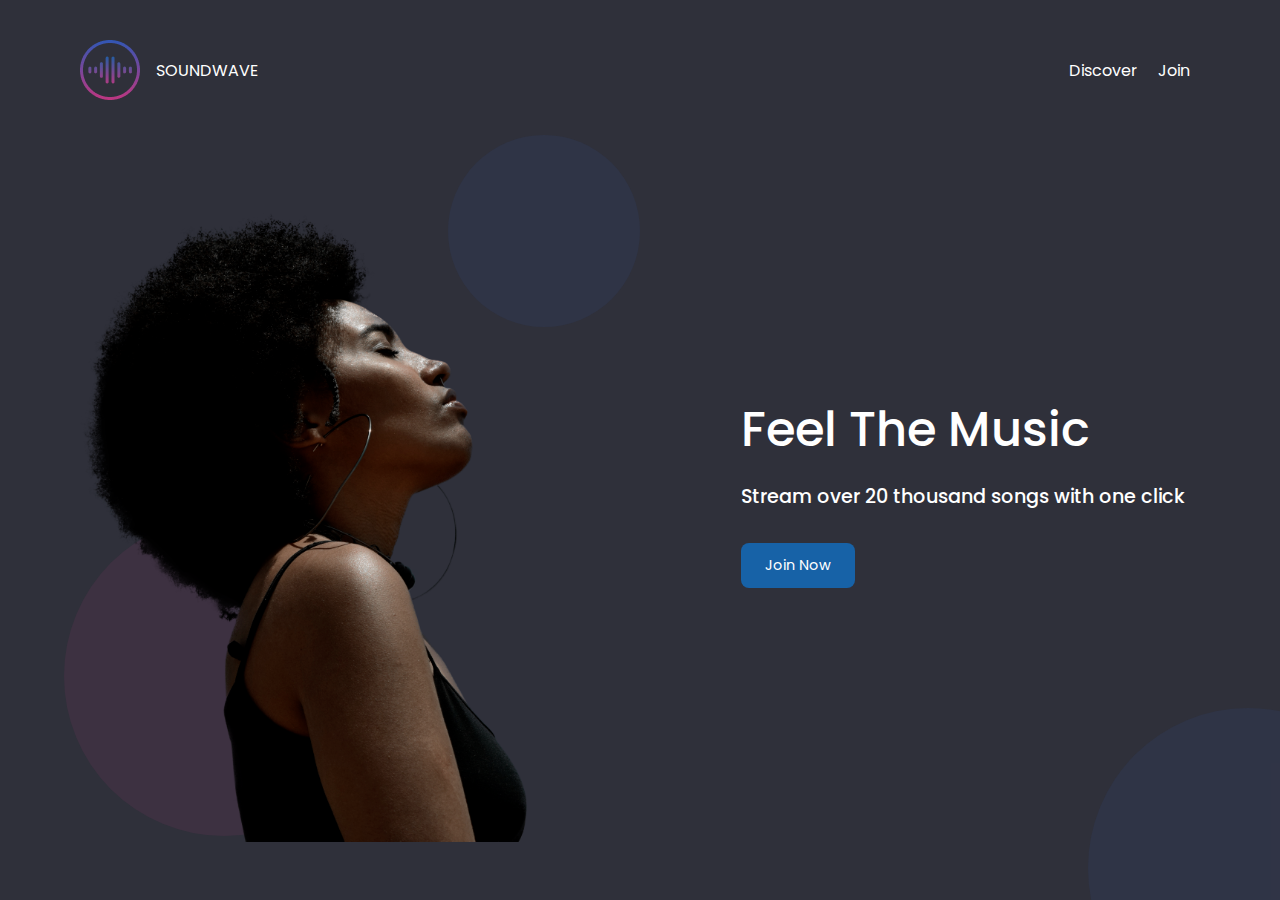
<file: index.html>
<!DOCTYPE html>
<html lang="en">
<head>
    <meta charset="UTF-8">
    <meta name="viewport" content="width=device-width, initial-scale=1.0">
    <link rel="stylesheet" href="css/style.css">
    <title>Soundwave</title>
</head>
<body class="container">
    <header class="main-header">
        <a href="/" class="brand-logo">
            <img src="img/logo.png" alt="">
            <div class="brand-logo-name">Soundwave</div>
        </a>
        <nav class="main-nav">
            <ul>
                <li><a href="discover.html">Discover</a></li>
                <li><a href="join.html">Join</a></li>
            </ul>
        </nav>
    </header>
    <section class="home-main-section">
        <div class="img-wrapper">
            <div class="lady-image"></div>
        </div>
        <div class="call-to-action  ">
            <h1 class="title">Feel The Music</h1>
            <span class="subtitle">Stream over 20 thousand songs with one click</span>
            <a href="join.html" class="btn">Join Now</a>
        </div>
    </section>
    <div class="home-page-circle-1"></div>
    <div class="home-page-circle-2"></div>
    <div class="home-page-circle-3"></div>
    <div></div>
    <div></div>
</body>
</html>
</file>
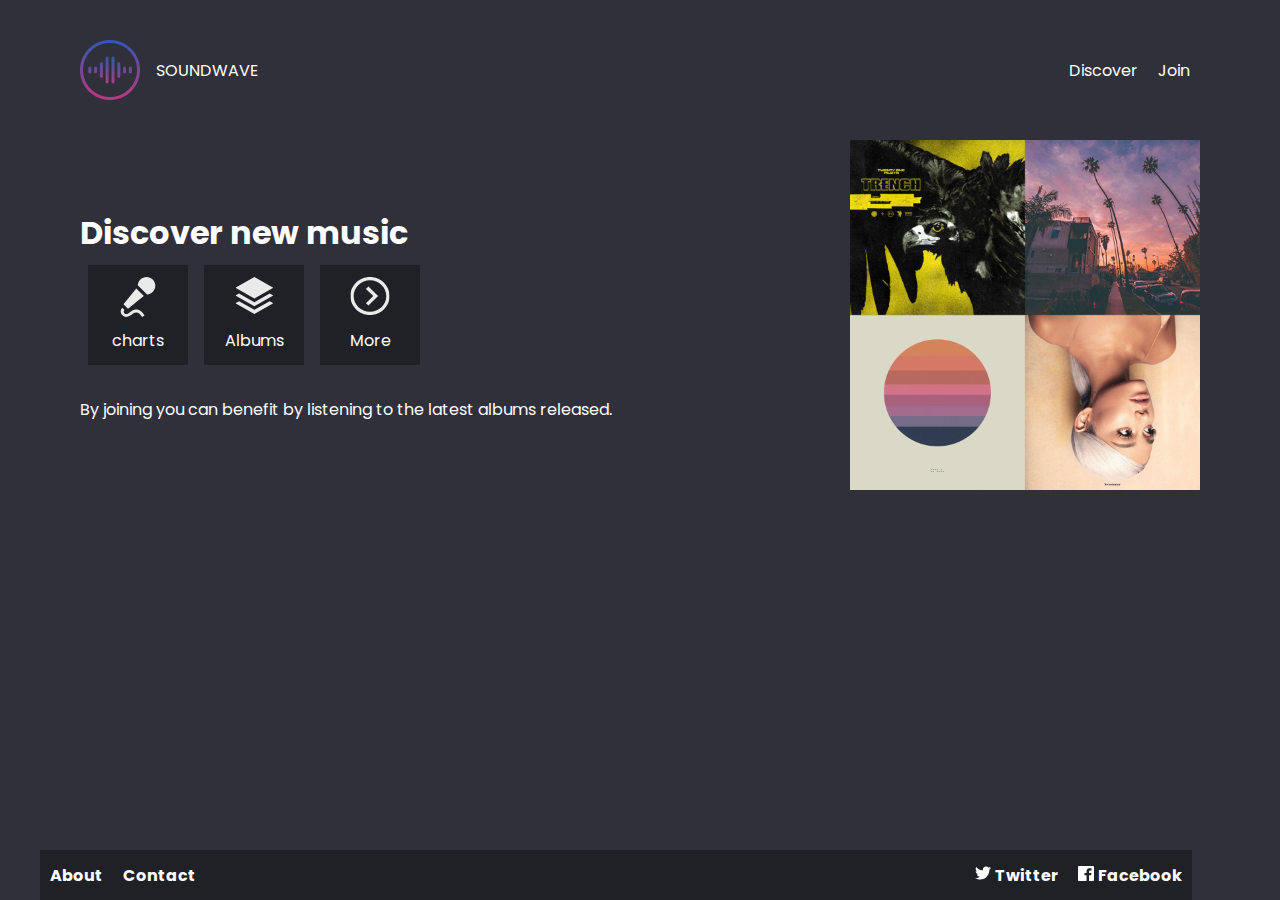
<file: discover.html>
<!DOCTYPE html>
<html lang="en">

<head>
    <meta charset="UTF-8">
    <meta name="viewport" content="width=device-width, initial-scale=1.0">
    <link rel="stylesheet" href="css/style.css">
    <title>Soundwave</title>
</head>

<body class="full-height-grow">
    <div class="container full-height-grow">
        <header class="main-header">
            <a href="/" class="brand-logo">
                <img src="img/logo.png" alt="">
                <div class="brand-logo-name">Soundwave</div>
            </a>
            <nav class="main-nav">
                <ul>
                    <li><a href="discover.html">Discover</a></li>
                    <li><a href="join.html">Join</a></li>
                </ul>
            </nav>
        </header>
        <section class="discover-main-section">
            <div class="call-to-action">
                <h1 class="title">Discover new music</h1>
                <div class="icon-section">
                    <div class="icon">
                        <img src="img/microphone.svg" alt="">charts
                    </div>
                    <div class="icon">
                        <img src="img/albums.svg" alt="">Albums
                    </div>
                    <div class="icon">
                        <img src="img/more.svg" alt="">More
                    </div>
                </div>
                By joining you can benefit by listening to the latest albums released.
            </div>
            <img class="covers-image" src="img/covers.jpg">
        </section>
    </div>
    <footer class="main-footer">
        <nav class="footer-nav">
            <ul>
                <li><a href="#" class="social-link">About</a></li>
                <li><a href="#" class="social-link">Contact</a></li>
            </ul>
        </nav>
        <nav class="footer-nav">
            <ul>
                <li><a href="#" class="social-link">
                        <img src="img/twitter.svg" alt="">Twitter
                    </a></li>
                <li><a href="#" class="social-link">
                        <img src="img/facebook.svg" alt="">Facebook
                    </a></li>
            </ul>
        </nav>
    </footer>
</body>

</html>
</file>
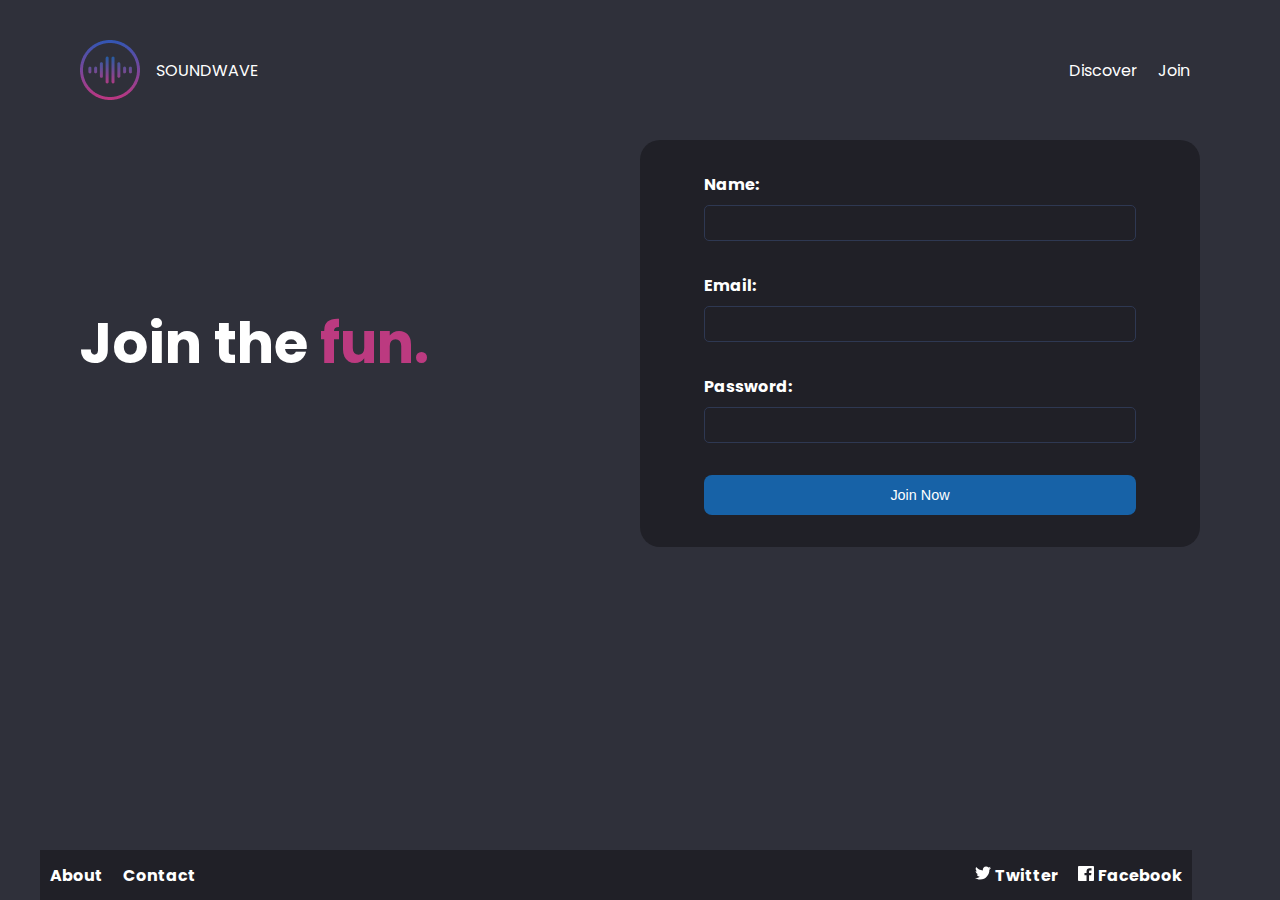
<file: join.html>
<!DOCTYPE html>
<html lang="en">

<head>
    <meta charset="UTF-8">
    <meta name="viewport" content="width=device-width, initial-scale=1.0">
    <link rel="stylesheet" href="css/style.css">
    <title>Soundwave</title>
</head>

<body class="full-height-grow">
    <div class="container full-height-grow">
        <header class="main-header">
            <a href="/" class="brand-logo">
                <img src="img/logo.png" alt="">
                <div class="brand-logo-name">Soundwave </div>
            </a>
            <nav class="main-nav">
                <ul>
                    <li><a href="discover.html">Discover</a></li>
                    <li><a href="join.html">Join</a></li>
                </ul>
            </nav>
        </header>
        <section class="join-main-section">
            <h1 class="join-text">Join the <span class="accent-text">fun.</span></h1>
            <form class="join-form">
                <div class="input-group">
                    <label>Name:</label>
                    <input type="text">
                </div>
                <div class="input-group">
                    <label>Email:</label>
                    <input type="email">
                </div>
                <div class="input-group">
                    <label>Password:</label>
                    <input type="password">
                </div>
                <div class="input-group">
                    <button type="submit" class="btn">
                        Join Now
                    </button>
                </div>
            </form>
        </section>
    </div>
    <footer class="main-footer">
        <nav class="footer-nav">
            <ul>
                <li><a href="#" class="social-link">About</a></li>
                <li><a href="#" class="social-link">Contact</a></li>
            </ul>
        </nav>
        <nav class="footer-nav">
            <ul>
                <li><a href="#" class="social-link">
                        <img src="img/twitter.svg" alt="">Twitter
                    </a></li>
                <li><a href="#" class="social-link">
                        <img src="img/facebook.svg" alt="">Facebook
                    </a></li>
            </ul>
        </nav>
    </footer>
</body>

</html>
</file>
<file: css/style.css>
@import url("https://fonts.googleapis.com/css?family=Poppins:400,500,700");
*,
*::before,
*::after {
  padding: 0;
  margin: 0;
  -webkit-box-sizing: border-box;
          box-sizing: border-box;
}

.home-main-section {
  display: -webkit-box;
  display: -ms-flexbox;
  display: flex;
  -webkit-box-align: stretch;
      -ms-flex-align: stretch;
          align-items: stretch;
  -webkit-box-pack: justify;
      -ms-flex-pack: justify;
          justify-content: space-between;
  -webkit-box-flex: 1;
      -ms-flex-positive: 1;
          flex-grow: 1;
}

.home-main-section .img-wrapper {
  -webkit-box-flex: 1;
      -ms-flex-positive: 1;
          flex-grow: 1;
  -webkit-box-orient: vertical;
  -webkit-box-direction: normal;
      -ms-flex-direction: column;
          flex-direction: column;
  display: -webkit-box;
  display: -ms-flexbox;
  display: flex;
  -webkit-box-align: stretch;
      -ms-flex-align: stretch;
          align-items: stretch;
  -webkit-box-pack: end;
      -ms-flex-pack: end;
          justify-content: flex-end;
  height: 78vh;
}

.home-main-section .img-wrapper .lady-image {
  background-image: url(/img/landing-page-girl.png);
  -webkit-box-flex: 1;
      -ms-flex-positive: 1;
          flex-grow: 1;
  max-height: 70vh;
  min-width: 30vw;
  background-size: contain;
  background-repeat: no-repeat;
  background-position: bottom left;
}

.home-main-section .call-to-action {
  display: -webkit-box;
  display: -ms-flexbox;
  display: flex;
  -webkit-box-orient: vertical;
  -webkit-box-direction: normal;
      -ms-flex-direction: column;
          flex-direction: column;
  -webkit-box-align: start;
      -ms-flex-align: start;
          align-items: flex-start;
  margin: 1rem;
  -ms-flex-item-align: center;
      align-self: center;
}

.home-page-circle-1 {
  position: absolute;
  height: 25vw;
  width: 25vw;
  border-radius: 50%;
  background-color: rgba(188, 58, 128, 0.1);
  bottom: 5vw;
  left: 5vw;
  z-index: -1;
}

.home-page-circle-2 {
  position: absolute;
  height: 15vw;
  width: 15vw;
  border-radius: 50%;
  background-color: rgba(52, 87, 178, 0.1);
  top: 15vh;
  left: 35vw;
  z-index: -1;
}

.home-page-circle-3 {
  position: absolute;
  height: 25vw;
  width: 25vw;
  bottom: 0;
  right: 0;
  z-index: -1;
  overflow: hidden;
}

.home-page-circle-3::before {
  content: '';
  -webkit-transform: translate(40%, 40%);
          transform: translate(40%, 40%);
  position: absolute;
  height: 100%;
  width: 100%;
  border-radius: 50%;
  background-color: rgba(52, 87, 178, 0.1);
}

@media (max-width: 900px) {
  .home-main-section {
    -webkit-box-pack: center;
        -ms-flex-pack: center;
            justify-content: center;
  }
  .home-main-section .img-wrapper {
    display: none;
  }
}

.container {
  max-width: 1200px;
  margin: 0 auto;
  padding: 0 40px;
  -webkit-box-flex: 1;
      -ms-flex-positive: 1;
          flex-grow: 1;
}

.discover-main-section {
  display: -webkit-box;
  display: -ms-flexbox;
  display: flex;
  -webkit-box-align: center;
      -ms-flex-align: center;
          align-items: center;
  -webkit-box-pack: justify;
      -ms-flex-pack: justify;
          justify-content: space-between;
  -webkit-box-flex: 1;
      -ms-flex-positive: 1;
          flex-grow: 1;
}

.discover-main-section .covers-image {
  width: 30vw;
  margin-left: 2rem;
  height: auto;
  max-width: 350px;
}

.discover-main-section .icon-section {
  display: -webkit-box;
  display: -ms-flexbox;
  display: flex;
}

.discover-main-section .icon-section .icon {
  display: -webkit-box;
  display: -ms-flexbox;
  display: flex;
  -webkit-box-orient: vertical;
  -webkit-box-direction: normal;
      -ms-flex-direction: column;
          flex-direction: column;
  -webkit-box-pack: justify;
      -ms-flex-pack: justify;
          justify-content: space-between;
  -webkit-box-align: center;
      -ms-flex-align: center;
          align-items: center;
  margin: .5rem;
  padding: .75rem;
  width: 100px;
  height: 100px;
  background-color: #202027;
  margin-bottom: 2rem;
  background-color: #202027;
  margin-bottom: 2rem;
}

.discover-main-section .icon-section .icon img {
  width: 40px;
}

@media (max-width: 800px) {
  .discover-main-section {
    -webkit-box-orient: vertical;
    -webkit-box-direction: normal;
        -ms-flex-direction: column;
            flex-direction: column;
    -webkit-box-pack: center;
        -ms-flex-pack: center;
            justify-content: center;
  }
  .discover-main-section .covers-image {
    margin-top: 2rem;
    height: 30vh;
    width: auto;
  }
}

.join-main-section {
  display: -webkit-box;
  display: -ms-flexbox;
  display: flex;
  -webkit-box-pack: justify;
      -ms-flex-pack: justify;
          justify-content: space-between;
  -webkit-box-align: center;
      -ms-flex-align: center;
          align-items: center;
  -webkit-box-flex: 1;
      -ms-flex-positive: 1;
          flex-grow: 1;
  margin-bottom: 50px;
}

.join-main-section .join-form {
  background-color: #202027;
  width: 50vw;
  max-width: 50%;
  padding: 2rem 4rem;
  border-radius: 20px;
}

.join-main-section .join-form .input-group {
  margin-bottom: 2rem;
  display: -webkit-box;
  display: -ms-flexbox;
  display: flex;
  -webkit-box-orient: vertical;
  -webkit-box-direction: normal;
      -ms-flex-direction: column;
          flex-direction: column;
}

.join-main-section .join-form .input-group:last-child {
  margin-bottom: 0;
}

.join-main-section .join-form .input-group .btn {
  color: white;
  background-color: #1762A7;
  padding: .75rem 1.5rem;
  border-radius: .5rem;
  text-decoration: none;
  font-size: .9rem;
  outline: none;
  border: none;
  cursor: pointer;
}

.join-main-section .join-form .input-group .btn:hover {
  background-color: #2180d8;
}

.join-main-section .join-form .input-group .btn:focus {
  background-color: #2796ff;
}

.join-main-section .join-form .input-group label {
  font-weight: bold;
  margin-bottom: .5rem;
}

.join-main-section .join-form .input-group input {
  outline: none;
  background: none;
  border: 1px solid #2E3852;
  font-size: 1em;
  padding: .5em;
  color: inherit;
  border-radius: 5px;
}

.join-main-section .join-form .input-group input:focus {
  border-color: #596da0;
}

.join-main-section .join-text {
  font-size: 3.5em;
  font-weight: bold;
  margin: 0;
}

.join-main-section .accent-text {
  color: #BC3A80;
}

@media (max-width: 900px) {
  .join-main-section {
    -webkit-box-orient: vertical;
    -webkit-box-direction: normal;
        -ms-flex-direction: column;
            flex-direction: column;
    -webkit-box-pack: center;
        -ms-flex-pack: center;
            justify-content: center;
  }
  .join-main-section .join-form {
    width: 80vw;
    max-width: inherit;
    margin: 2rem 0;
  }
}

.main-footer {
  display: -webkit-box;
  display: -ms-flexbox;
  display: flex;
  -webkit-box-pack: justify;
      -ms-flex-pack: justify;
          justify-content: space-between;
  -webkit-box-align: center;
      -ms-flex-align: center;
          align-items: center;
  background-color: #202027;
  font-weight: bold;
  height: 50px;
  position: fixed;
  width: 90%;
  bottom: 0;
}

.main-footer .footer-nav ul {
  display: -webkit-box;
  display: -ms-flexbox;
  display: flex;
  margin: 0;
  padding: 0;
  list-style: none;
}

.main-footer .footer-nav ul a {
  color: inherit;
  text-decoration: none;
  padding: 10px;
}

.main-footer .footer-nav ul a:hover {
  color: #adadad;
}

.main-footer .footer-nav ul .social-link img {
  width: 1em;
  margin-right: .25rem;
}

body {
  background-color: #2f303a;
  font-family: Poppins, sans-serif;
  font-size: 1, 2rem;
  color: white;
  min-height: 100vh;
}

.container {
  width: 100%;
  margin: 0 auto;
  padding: 0 40px;
}

.container .main-header {
  display: -webkit-box;
  display: -ms-flexbox;
  display: flex;
  -webkit-box-pack: justify;
      -ms-flex-pack: justify;
          justify-content: space-between;
  -webkit-box-align: center;
      -ms-flex-align: center;
          align-items: center;
  height: 140px;
}

.container .main-header .brand-logo {
  display: -webkit-box;
  display: -ms-flexbox;
  display: flex;
  -webkit-box-align: center;
      -ms-flex-align: center;
          align-items: center;
  color: inherit;
  text-decoration: none;
  text-transform: uppercase;
}

.container .main-header .brand-logo .brand-logo-name {
  margin-left: 1rem;
}

.container .main-header .main-nav ul {
  display: -webkit-box;
  display: -ms-flexbox;
  display: flex;
  margin: 0;
  padding: 0;
  list-style: none;
}

.container .main-header .main-nav ul a {
  color: inherit;
  text-decoration: none;
  padding: 10px;
}

.container .main-header .main-nav ul a:hover {
  color: #adadad;
}

.container .home-main-section .title {
  font-weight: 500;
  font-size: 3em;
  margin-bottom: 1rem;
  margin-top: 0;
}

.container .home-main-section .subtitle {
  font-weight: 500;
  font-size: 1.2em;
  margin-bottom: 2rem;
}

.container .home-main-section .btn {
  color: white;
  background-color: #1762a7;
  padding: 0.75rem 1.5rem;
  border-radius: 0.5rem;
  text-decoration: none;
  font-size: 0.9rem;
}

.full-height-grow {
  margin: 0 auto;
  padding: 0 40px;
  -webkit-box-flex: 1;
      -ms-flex-positive: 1;
          flex-grow: 1;
}
/*# sourceMappingURL=style.css.map */
</file>
